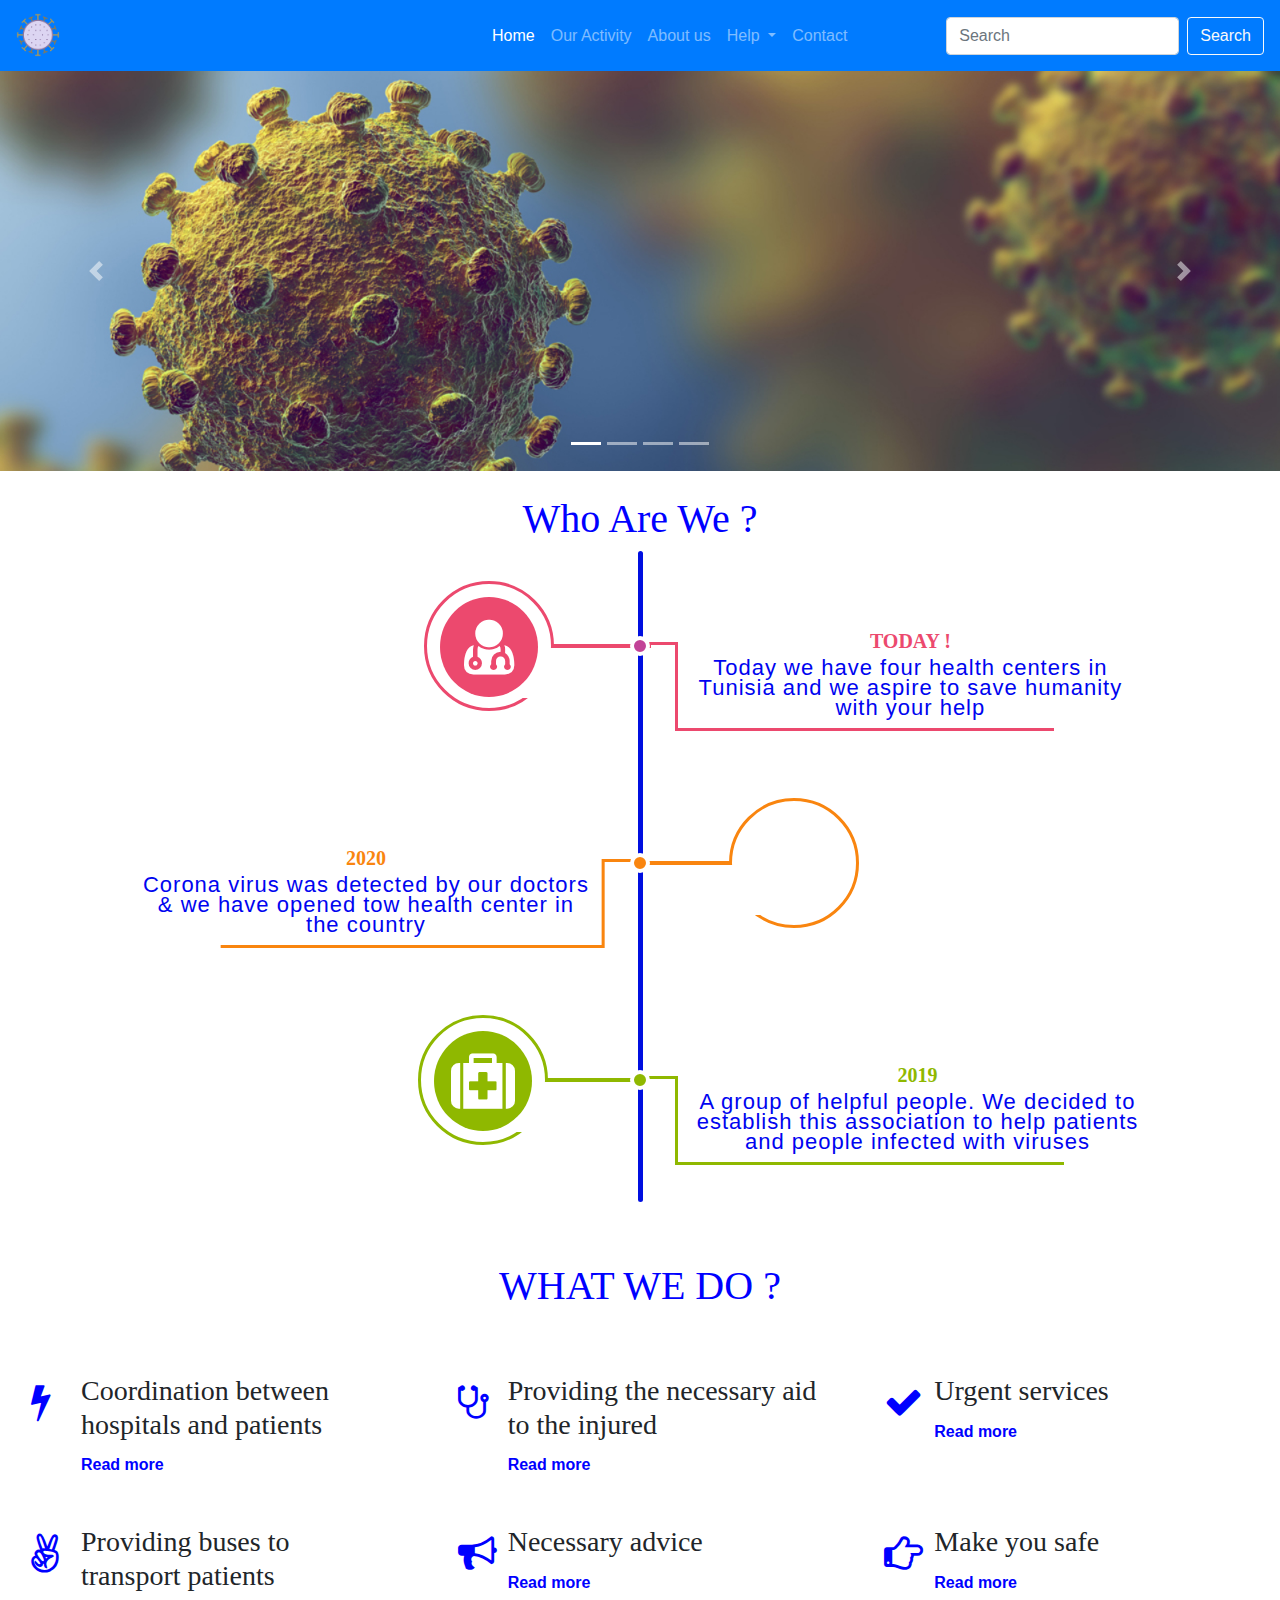
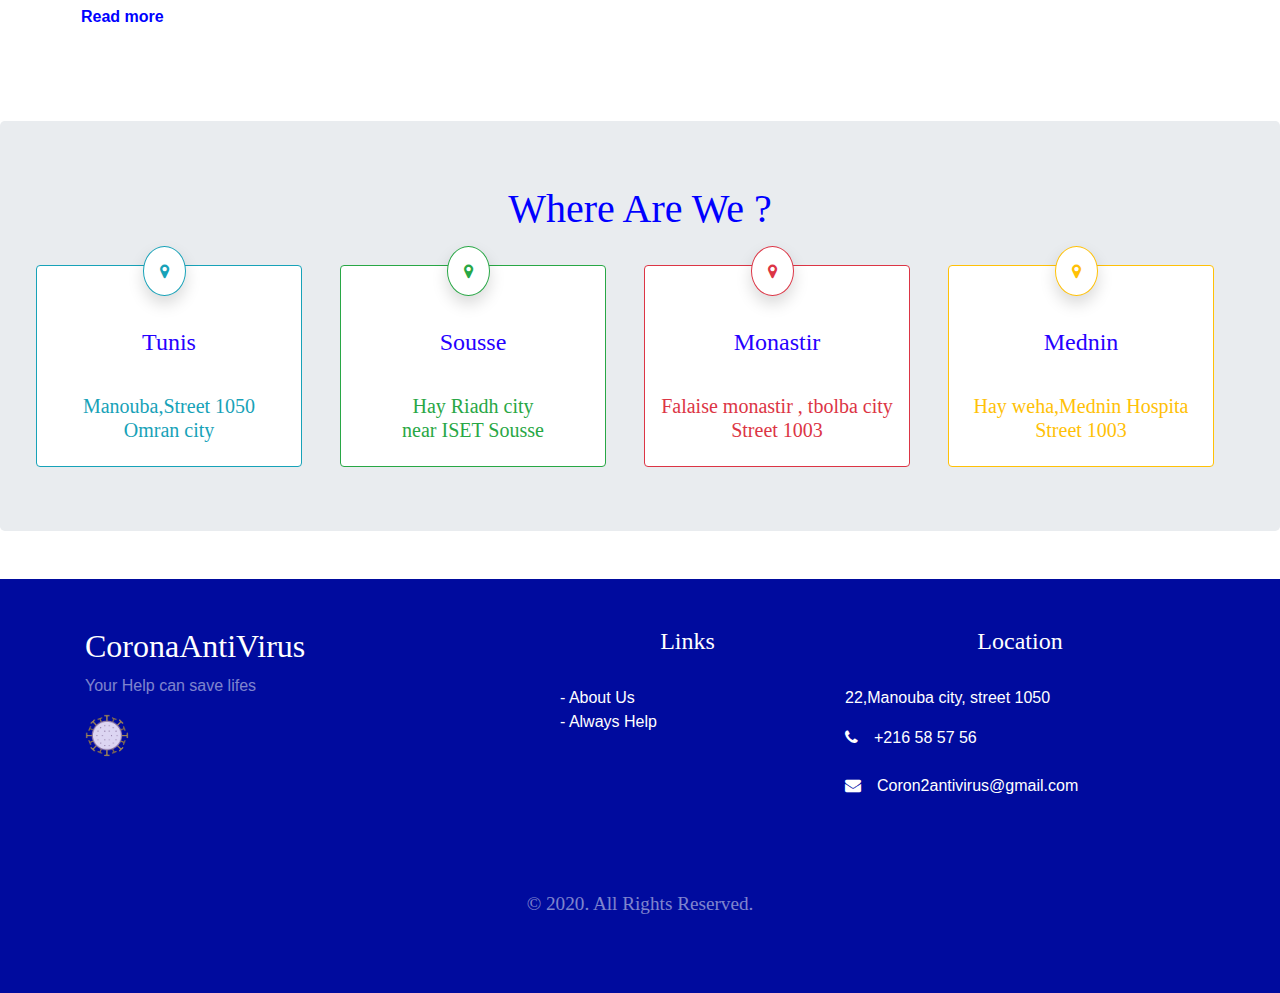
<file: index.html>
<html lang="en">

<head>
    <meta charset="UTF-8">
    <meta name="viewport" content="width=device-width, initial-scale=1.0">
    <meta http-equiv="X-UA-Compatible" content="ie=edge">
    <link rel="icon" href="res/coronavirus.png">
    <title>Corona</title>
    <link rel="stylesheet" href="https://stackpath.bootstrapcdn.com/bootstrap/4.4.1/css/bootstrap.min.css"
        integrity="sha384-Vkoo8x4CGsO3+Hhxv8T/Q5PaXtkKtu6ug5TOeNV6gBiFeWPGFN9MuhOf23Q9Ifjh" crossorigin="anonymous">
    <link rel="stylesheet" href="css/style.css">

    <link href="//maxcdn.bootstrapcdn.com/font-awesome/4.7.0/css/font-awesome.min.css" rel="stylesheet">

    <link rel="stylesheet" href="https://use.fontawesome.com/releases/v5.6.3/css/all.css"
        integrity="sha384-UHRtZLI+pbxtHCWp1t77Bi1L4ZtiqrqD80Kn4Z8NTSRyMA2Fd33n5dQ8lWUE00s/" crossorigin="anonymous">

</head>

<body>
    <!--
        navbar
    -->

    <nav class="navbar navbar-expand-lg navbar-dark bg-primary">
        <button class="navbar-toggler" type="button" data-toggle="collapse" data-target="#navbarTogglerDemo03"
            aria-controls="navbarTogglerDemo03" aria-expanded="false" aria-label="Toggle navigation">
            <span class="navbar-toggler-icon"></span>
        </button>
        <a class="navbar-brand" href="index.html"><img src="res/coronavirus.png" class="LogoSite"></a>

        <div class="collapse navbar-collapse" id="navbarTogglerDemo03">
            <ul class="navbar-nav mr-auto mt-2 mt-lg-0">
                <li class="nav-item active">
                    <a class="nav-link" href="index.html">Home <span class="sr-only">(current)</span></a>
                </li>
                <li class="nav-item">
                    <a class="nav-link" href="activity.html">Our Activity</a>
                </li>
                <li class="nav-item">
                    <a class="nav-link" href="aboutus.html">About us</a>
                </li>
                <li class="nav-item dropdown">
                    <a class="nav-link dropdown-toggle" href="#" id="navbarDropdown" role="button"
                        data-toggle="dropdown" aria-haspopup="true" aria-expanded="false">
                        Help
                    </a>
                    <div class="dropdown-menu" aria-labelledby="navbarDropdown">
                        <a class="dropdown-item" href="help.html">Help Here !</a>
                        <a class="dropdown-item" href="dash.html">Watch people Help</a>
                    </div>
                <li class="nav-item">
                    <a class="nav-link" href="contact.html">Contact</a>
                </li>

            </ul>
            <form class="form-inline my-2 my-lg-0">
                <input class="form-control mr-sm-2" type="search" placeholder="Search" aria-label="Search">
                <button class="btn btn-outline-light my-2 my-sm-0" type="submit">Search</button>
            </form>
        </div>
    </nav>
    <!--
    carsouel
-->
    <div id="carouselExampleCaptions" class="carousel slide" data-ride="carousel">
        <ol class="carousel-indicators">
            <li data-target="#carouselExampleCaptions" data-slide-to="0" class="active"></li>
            <li data-target="#carouselExampleCaptions" data-slide-to="1"></li>
            <li data-target="#carouselExampleCaptions" data-slide-to="2"></li>
            <li data-target="#carouselExampleCaptions" data-slide-to="3"></li>
        </ol>
        <div class="carousel-inner">
            <div class="carousel-item active carousel-pic">
                <img src="res/0.jpg" class="d-block w-100" alt="...">

            </div>
            <div class="carousel-item carousel-pic">
                <img src="res/1.jpg" class="d-block w-100" alt="...">

            </div>
            <div class="carousel-item carousel-pic">
                <img src="res/2.jpg" class="d-block w-100" alt="...">

            </div>
            <div class="carousel-item carousel-pic">
                <img src="res/3.png" class="d-block w-100" alt="...">


            </div>
            <a class="carousel-control-prev" href="#carouselExampleCaptions" role="button" data-slide="prev">
                <span class="carousel-control-prev-icon" aria-hidden="true"></span>
                <span class="sr-only">Previous</span>
            </a>
            <a class="carousel-control-next" href="#carouselExampleCaptions" role="button" data-slide="next">
                <span class="carousel-control-next-icon" aria-hidden="true"></span>
                <span class="sr-only">Next</span>
            </a>
        </div>
    </div>

    <!--
who we are
-->
    <br>
    <div class="container text-center">
        <h1 id="whoAreWe">Who Are We ?</h1>
        <div class="row">
            <div class="col-md-12">
                <div class="main-timeline">
                    <div class="timeline">
                        <div class="timeline-icon"><i class="fa fa-user-md"></i></div>
                        <div class="timeline-content">
                            <h3 class="title">Today !</h3>
                            <p class="description">

                                Today we have four health centers in Tunisia and we aspire to save humanity
                                with your help
                            </p>
                        </div>
                    </div>
                    <div class="timeline">
                        <div class="timeline-icon"><i class="fa fa-hospital"></i></div>
                        <div class="timeline-content">
                            <h3 class="title">2020</h3>
                            <p class="description">
                                Corona virus was detected by our doctors
                                &
                                we have opened tow health center in the country
                            </p>
                        </div>
                    </div>
                    <div class="timeline">
                        <div class="timeline-icon"><i class="fa fa-medkit"></i></div>
                        <div class="timeline-content">
                            <h3 class="title">2019</h3>
                            <p class="description">
                                A group of helpful people.
                                We decided to establish this association to help patients and people infected with
                                viruses
                        </div>
                    </div>

                </div>
            </div>
        </div>
    </div>

    <!--
    what we do

-->
    <section id="what-we-do">
        <div class="container-fluid">
            <h2 class="section-title mb-2 h1">What we do ?</h2>

            <div class="row mt-5">
                <div class="col-xs-12 col-sm-6 col-md-4 col-lg-4 col-xl-4">
                    <div class="card">
                        <div class="card-block block-1">
                            <h3 class="card-title">
                                Coordination between hospitals and patients</h3>

                            <a href="activity.html" title="Read more" class="read-more">Read more<i
                                    class="fa fa-angle-double-right ml-2"></i></a>
                        </div>
                    </div>
                </div>
                <div class="col-xs-12 col-sm-6 col-md-4 col-lg-4 col-xl-4">
                    <div class="card">
                        <div class="card-block block-2">
                            <h3 class="card-title"> Providing the necessary aid to the injured</h3>

                            <a href="activity.html" title="Read more" class="read-more">Read more<i
                                    class="fa fa-angle-double-right ml-2"></i></a>
                        </div>
                    </div>
                </div>
                <div class="col-xs-12 col-sm-6 col-md-4 col-lg-4 col-xl-4">
                    <div class="card">
                        <div class="card-block block-3">
                            <h3 class="card-title">Urgent services
                            </h3>

                            <a href="activity.html" title="Read more" class="read-more">Read more<i
                                    class="fa fa-angle-double-right ml-2"></i></a>
                        </div>
                    </div>
                </div>
            </div>
            <div class="row">
                <div class="col-xs-12 col-sm-6 col-md-4 col-lg-4 col-xl-4">
                    <div class="card">
                        <div class="card-block block-4">
                            <h3 class="card-title">
                                Providing buses to transport patients</h3>

                            <a href="activity.html" title="Read more" class="read-more">Read more<i
                                    class="fa fa-angle-double-right ml-2"></i></a>
                        </div>
                    </div>
                </div>
                <div class="col-xs-12 col-sm-6 col-md-4 col-lg-4 col-xl-4">
                    <div class="card">
                        <div class="card-block block-5">
                            <h3 class="card-title">Necessary advice</h3>

                            <a href="activity.html" title="Read more" class="read-more">Read more<i
                                    class="fa fa-angle-double-right ml-2"></i></a>
                        </div>
                    </div>
                </div>
                <div class="col-xs-12 col-sm-6 col-md-4 col-lg-4 col-xl-4">
                    <div class="card">
                        <div class="card-block block-6">
                            <h3 class="card-title">Make you safe</h3>

                            <a href="activity.html" title="Read more" class="read-more">Read more<i
                                    class="fa fa-angle-double-right ml-2"></i></a>
                        </div>
                    </div>
                </div>
            </div>
        </div>
    </section>







    <!--
where are we 
-->


    <div class="jumbotron">
        <center>
            <h1 id="whereAreWe">Where Are We ?</h1> <br>
        </center>
        <div class="row w-100">
            <div class="col-md-3">
                <div class="card border-info mx-sm-1 p-3">
                    <div class="card border-info shadow text-info p-3 my-card"><span class="fa fa-map-marker"
                            aria-hidden="true"></span></div>
                    <div class="text-info text-center mt-3">
                        <h4>Tunis</h4>
                    </div>
                    <div class="text-info text-center mt-2">
                        <h5>Manouba,Street 1050 <br>Omran city</h5>
                    </div>
                </div>
            </div>
            <div class="col-md-3">
                <div class="card border-success mx-sm-1 p-3">
                    <div class="card border-success shadow text-success p-3 my-card"><i><span class="fa fa-map-marker"
                                aria-hidden=" true"></span></i></div>
                    <div class="text-success text-center mt-3">
                        <h4>Sousse</h4>
                    </div>
                    <div class="text-success text-center mt-2">
                        <h5>Hay Riadh city <br> near ISET Sousse</h5>
                    </div>
                </div>
            </div>
            <div class="col-md-3">
                <div class="card border-danger mx-sm-1 p-3">
                    <div class="card border-danger shadow text-danger p-3 my-card"><span class="fa fa-map-marker"
                            aria-hidden="true"></span></div>
                    <div class="text-danger text-center mt-3">
                        <h4>Monastir</h4>
                    </div>
                    <div class="text-danger text-center mt-2">
                        <h5>Falaise monastir , tbolba city<br> Street 1003</h5>
                    </div>
                </div>
            </div>
            <div class="col-md-3">
                <div class="card border-warning mx-sm-1 p-3">
                    <div class="card border-warning shadow text-warning p-3 my-card"><span class="fa fa-map-marker"
                            aria-hidden="true"></span></div>
                    <div class="text-warning text-center mt-3">
                        <h4>Mednin</h4>
                    </div>
                    <div class="text-warning text-center mt-2">
                        <h5>Hay weha,Mednin Hospita <br>Street 1003 </h5>
                    </div>
                </div>
            </div>
        </div>
    </div>

    <!--footer-->

    <div class="mt-5 pt-5 pb-5 footer">
        <div class="container">
            <div class="row">
                <div class="col-lg-5 col-xs-12 about-company">
                    <h2>CoronaAntiVirus</h2>
                    <p class="pr-5 text-white-50"> Your Help can save lifes </p>
                    <img src="res/coronavirus.png" class="LogoSite">
                </div>
                <div class="col-lg-3 col-xs-12 links">
                    <h4 class="mt-lg-0 mt-sm-3 footerLink">Links</h4>
                    <ul class="m-0 p-0">
                        <li>- <a href="aboutus.html">About Us</a></li>
                        <li>- <a href="help.html">Always Help</a></li>

                    </ul>
                </div>
                <div class="col-lg-4 col-xs-12 location">
                    <h4 class="mt-lg-0 mt-sm-4 footerLink">Location</h4>
                    <p>22,Manouba city, street 1050 </p>
                    <p class="mb-0"><i class="fa fa-phone mr-3"></i>+216 58 57 56</p>
                    <br>
                    <p><i class="fa fa-envelope mr-3"></i>Coron2antivirus@gmail.com</p>
                </div>
            </div>
            <div class="row mt-5">
                <div class="col copyright">
                    <h4 class=""><small class="text-white-50">© 2020. All Rights Reserved.</small></h4>
                </div>
            </div>
        </div>
    </div>


    <!--scripts-->

    <script src="https://code.jquery.com/jquery-3.4.1.slim.min.js"
        integrity="sha384-J6qa4849blE2+poT4WnyKhv5vZF5SrPo0iEjwBvKU7imGFAV0wwj1yYfoRSJoZ+n" crossorigin="anonymous">
    </script>
    <script src="https://cdn.jsdelivr.net/npm/popper.js@1.16.0/dist/umd/popper.min.js"
        integrity="sha384-Q6E9RHvbIyZFJoft+2mJbHaEWldlvI9IOYy5n3zV9zzTtmI3UksdQRVvoxMfooAo" crossorigin="anonymous">
    </script>
    <script src="https://stackpath.bootstrapcdn.com/bootstrap/4.4.1/js/bootstrap.min.js"
        integrity="sha384-wfSDF2E50Y2D1uUdj0O3uMBJnjuUD4Ih7YwaYd1iqfktj0Uod8GCExl3Og8ifwB6" crossorigin="anonymous">
    </script>
</body>

</html>
</file>
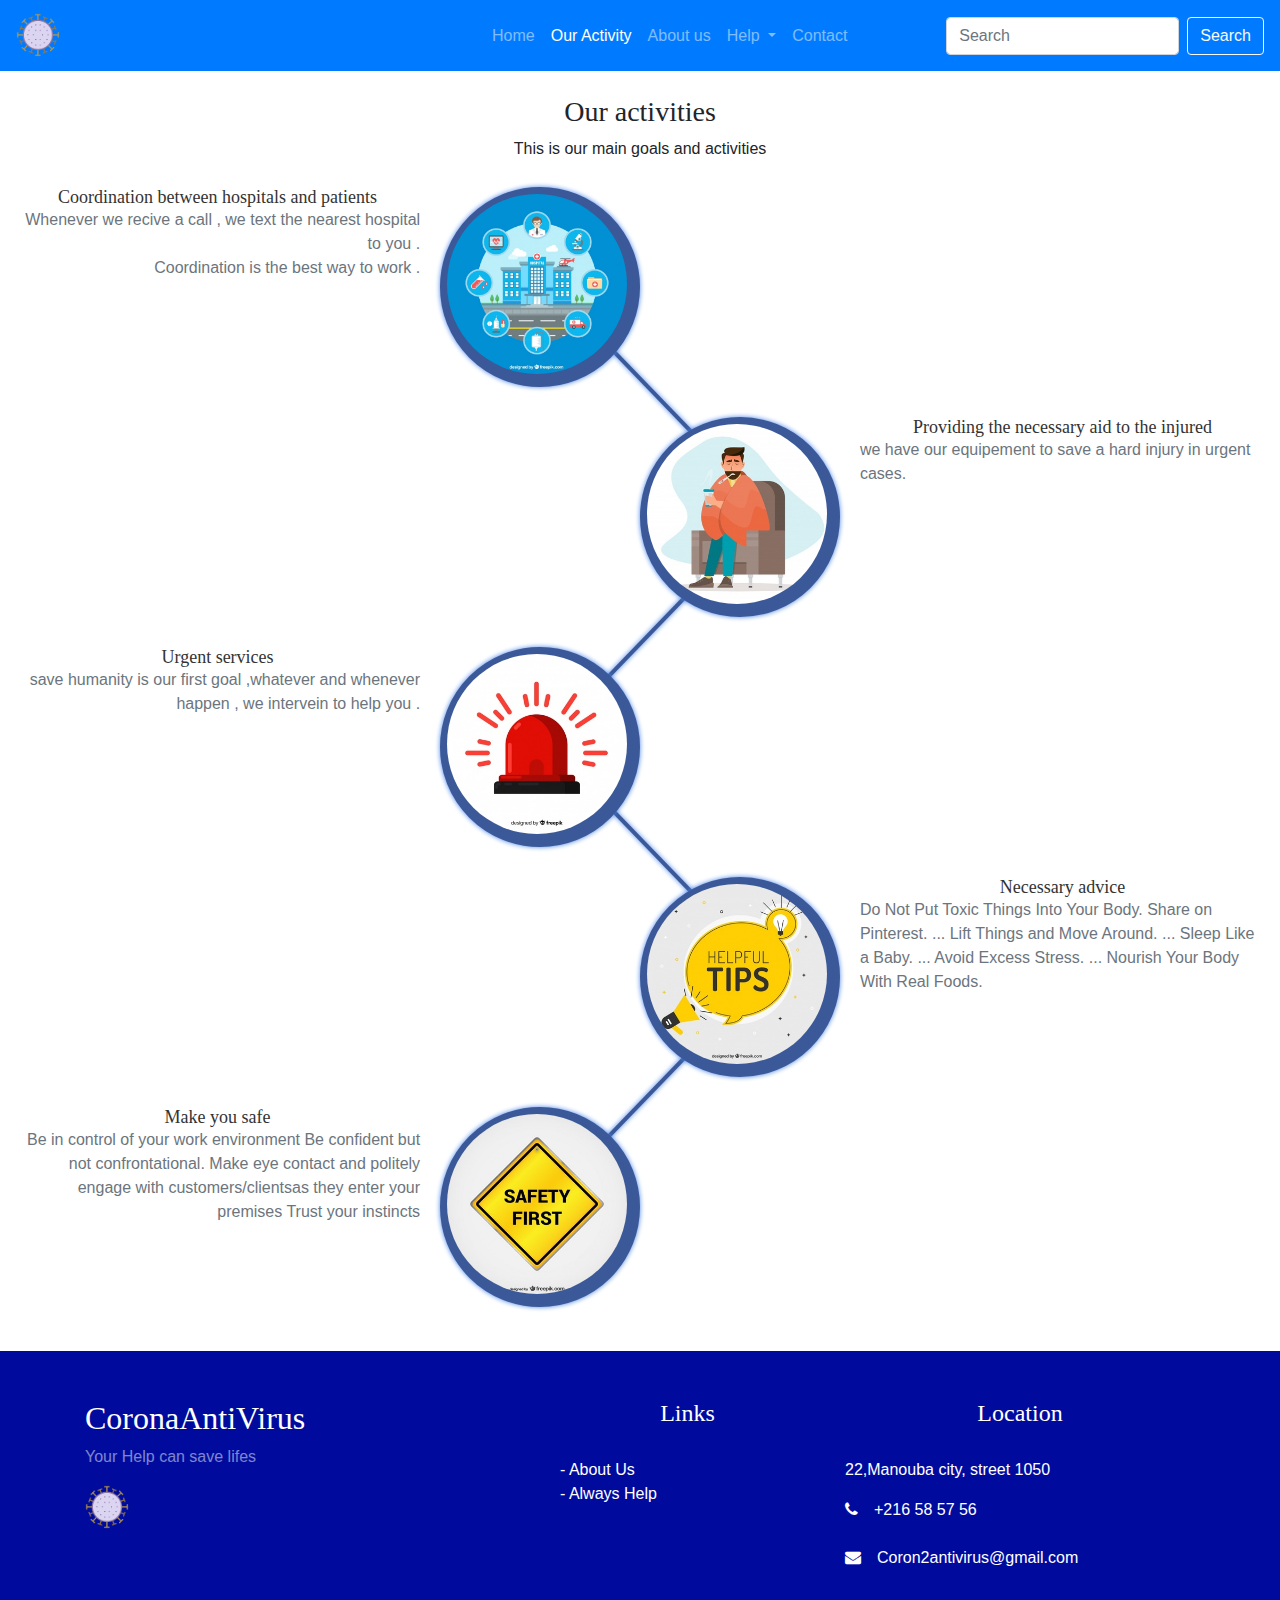
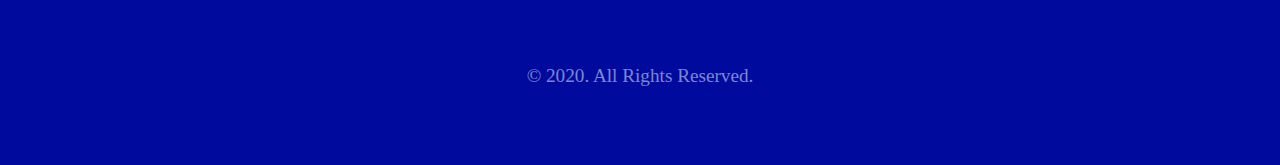
<file: activity.html>
<html lang="en">

<head>
    <meta charset="UTF-8">
    <meta name="viewport" content="width=device-width, initial-scale=1.0">
    <meta http-equiv="X-UA-Compatible" content="ie=edge">
    <link rel="icon" href="res/coronavirus.png">
    <title>Activity</title>
    <link rel="stylesheet" href="https://stackpath.bootstrapcdn.com/bootstrap/4.4.1/css/bootstrap.min.css"
        integrity="sha384-Vkoo8x4CGsO3+Hhxv8T/Q5PaXtkKtu6ug5TOeNV6gBiFeWPGFN9MuhOf23Q9Ifjh" crossorigin="anonymous">
    <link rel="stylesheet" href="css/style.css">

    <link href="//maxcdn.bootstrapcdn.com/font-awesome/4.7.0/css/font-awesome.min.css" rel="stylesheet">

    <link rel="stylesheet" href="https://use.fontawesome.com/releases/v5.6.3/css/all.css"
        integrity="sha384-UHRtZLI+pbxtHCWp1t77Bi1L4ZtiqrqD80Kn4Z8NTSRyMA2Fd33n5dQ8lWUE00s/" crossorigin="anonymous">

</head>

<body>
    <!--
            navbar
        -->

    <nav class="navbar navbar-expand-lg navbar-dark bg-primary">
        <button class="navbar-toggler" type="button" data-toggle="collapse" data-target="#navbarTogglerDemo03"
            aria-controls="navbarTogglerDemo03" aria-expanded="false" aria-label="Toggle navigation">
            <span class="navbar-toggler-icon"></span>
        </button>
        <a class="navbar-brand" href="index.html"><img src="res/coronavirus.png" class="LogoSite"></a>

        <div class="collapse navbar-collapse" id="navbarTogglerDemo03">
            <ul class="navbar-nav mr-auto mt-2 mt-lg-0">
                <li class="nav-item ">
                    <a class="nav-link" href="index.html">Home <span class="sr-only">(current)</span></a>
                </li>
                <li class="nav-item active">
                    <a class="nav-link" href="activity.html">Our Activity</a>
                </li>
                <li class="nav-item">
                    <a class="nav-link" href="aboutus.html">About us</a>
                </li>
                <li class="nav-item dropdown">
                    <a class="nav-link dropdown-toggle" href="#" id="navbarDropdown" role="button"
                        data-toggle="dropdown" aria-haspopup="true" aria-expanded="false">
                        Help
                    </a>
                    <div class="dropdown-menu" aria-labelledby="navbarDropdown">
                        <a class="dropdown-item" href="help.html">Help Here !</a>
                        <a class="dropdown-item" href="dash.html">Watch people Help</a>
                    </div>
                <li class="nav-item">
                    <a class="nav-link" href="contact.html">Contact</a>
                </li>

            </ul>
            <form class="form-inline my-2 my-lg-0">
                <input class="form-control mr-sm-2" type="search" placeholder="Search" aria-label="Search">
                <button class="btn btn-outline-light my-2 my-sm-0" type="submit">Search</button>
            </form>
        </div>
    </nav>

    <!--Body-->
    <br>

    <div class="container">
        <div class="row">
            <div class="col-lg-12">
                <h3 class="text-center">Our activities</h3>
                <center>
                    <p>
                        This is our main goals and activities
                    </p>
                </center>
                <ul class="timeline">
                    <li>
                        <div class="timeline-image">
                            <img class="img-circle img-responsive CirPic" src="res/hos.jpg" alt="">
                        </div>
                        <div class="timeline-panel">
                            <div class="timeline-heading">

                                <h4 class="subheading">Coordination between hospitals and patients</h4>
                            </div>
                            <div class="timeline-body">
                                <p class="text-muted">
                                    Whenever we recive a call , we text the nearest hospital to you .
                                    <br> Coordination is the best way to work .
                                </p>
                            </div>
                        </div>
                        <div class="line"></div>
                    </li>
                    <li class="timeline-inverted">
                        <div class="timeline-image">
                            <img class="img-circle img-responsive CirPic" src="res/sick.jpg" alt="">
                        </div>
                        <div class="timeline-panel">
                            <div class="timeline-heading">

                                <h4 class="subheading">Providing the necessary aid to the injured</h4>
                            </div>
                            <div class="timeline-body">
                                <p class="text-muted">
                                    we have our equipement to save a hard injury in urgent cases.
                                </p>
                            </div>
                        </div>
                        <div class="line"></div>
                    </li>
                    <li>
                        <div class="timeline-image ">
                            <img class="img-circle img-responsive CirPic" src="res/urg.jpg" alt="">
                        </div>
                        <div class="timeline-panel">
                            <div class="timeline-heading">

                                <h4 class="subheading">Urgent services</h4>
                            </div>
                            <div class="timeline-body">
                                <p class="text-muted">
                                    save humanity is our first goal ,whatever and whenever happen , we intervein to help
                                    you .
                                </p>
                            </div>
                        </div>
                        <div class="line"></div>
                    </li>
                    <li class="timeline-inverted">
                        <div class="timeline-image">
                            <img class="img-circle img-responsive CirPic" src="res/tips.jpg" alt="">
                        </div>
                        <div class="timeline-panel">
                            <div class="timeline-heading">

                                <h4 class="subheading">Necessary advice</h4>
                            </div>
                            <div class="timeline-body">
                                <p class="text-muted">
                                    Do Not Put Toxic Things Into Your Body. Share on Pinterest. ...
                                    Lift Things and Move Around. ...
                                    Sleep Like a Baby. ...
                                    Avoid Excess Stress. ...
                                    Nourish Your Body With Real Foods.
                                </p>
                            </div>
                        </div>
                        <div class="line"></div>
                    </li>
                    <li>
                        <div class="timeline-image">
                            <img class="img-circle img-responsive CirPic" src="res/safe.jpg" alt="">
                        </div>
                        <div class="timeline-panel">
                            <div class="timeline-heading">

                                <h4 class="subheading">Make you safe</h4>
                            </div>
                            <div class="timeline-body">
                                <p class="text-muted">
                                    Be in control of your work environment
                                    Be confident but not confrontational. Make eye contact and politely engage with
                                    customers/clientsas they enter your premises
                                    Trust your instincts
                                </p>
                            </div>
                        </div>
                    </li>
                </ul>
            </div>
        </div>
    </div>


    <div class="mt-5 pt-5 pb-5 footer">
        <div class="container">
            <div class="row">
                <div class="col-lg-5 col-xs-12 about-company">
                    <h2>CoronaAntiVirus</h2>
                    <p class="pr-5 text-white-50"> Your Help can save lifes </p>
                    <img src="res/coronavirus.png" class="LogoSite">
                </div>
                <div class="col-lg-3 col-xs-12 links">
                    <h4 class="mt-lg-0 mt-sm-3 footerLink">Links</h4>
                    <ul class="m-0 p-0">
                        <li>- <a href="aboutus.html">About Us</a></li>
                        <li>- <a href="help.html">Always Help</a></li>

                    </ul>
                </div>
                <div class="col-lg-4 col-xs-12 location">
                    <h4 class="mt-lg-0 mt-sm-4 footerLink">Location</h4>
                    <p>22,Manouba city, street 1050 </p>
                    <p class="mb-0"><i class="fa fa-phone mr-3"></i>+216 58 57 56</p>
                    <br>
                    <p><i class="fa fa-envelope mr-3"></i>Coron2antivirus@gmail.com</p>
                </div>
            </div>
            <div class="row mt-5">
                <div class="col copyright">
                    <h4 class=""><small class="text-white-50">© 2020. All Rights Reserved.</small></h4>
                </div>
            </div>
        </div>
    </div>


    <!--scripts-->

    <script src="https://code.jquery.com/jquery-3.4.1.slim.min.js"
        integrity="sha384-J6qa4849blE2+poT4WnyKhv5vZF5SrPo0iEjwBvKU7imGFAV0wwj1yYfoRSJoZ+n" crossorigin="anonymous">
    </script>
    <script src="https://cdn.jsdelivr.net/npm/popper.js@1.16.0/dist/umd/popper.min.js"
        integrity="sha384-Q6E9RHvbIyZFJoft+2mJbHaEWldlvI9IOYy5n3zV9zzTtmI3UksdQRVvoxMfooAo" crossorigin="anonymous">
    </script>
    <script src="https://stackpath.bootstrapcdn.com/bootstrap/4.4.1/js/bootstrap.min.js"
        integrity="sha384-wfSDF2E50Y2D1uUdj0O3uMBJnjuUD4Ih7YwaYd1iqfktj0Uod8GCExl3Og8ifwB6" crossorigin="anonymous">
    </script>
</body>

</html>
</file>
<file: css/style.css>
.LogoSite {
    width: 10%;
}

.carousel-pic {
    height: 400px;

}

.colorContainer {
    background: linear-gradient(#aabaf0, #36f877);
}


.my-card {
    position: absolute;
    left: 40%;
    top: -20px;
    border-radius: 50%;
}

#whereAreWe,
#whoAreWe,
#ourStory {
    color: blue !important
}

h1,
h2,
h3,
h4,
h5,
h6 {
    font-family: Cambria, Cochin, Georgia, Times, 'Times New Roman', serif;
}


.getIntouch {
    color: blue !important;
}



@import url('https://maxcdn.bootstrapcdn.com/font-awesome/4.7.0/css/font-awesome.min.css');

section {
    padding: 60px 0;
}

section .section-title {
    text-align: center;
    color: blue;
    margin-bottom: 50px;
    text-transform: uppercase;
}

#what-we-do {
    background: #ffffff;
}

#what-we-do .card {
    padding: 1rem !important;
    border: none;
    margin-bottom: 1rem;
    -webkit-transition: .5s all ease;
    -moz-transition: .5s all ease;
    transition: .5s all ease;
}

#what-we-do .card:hover {
    -webkit-box-shadow: 5px 7px 9px -4px rgb(158, 158, 158);
    -moz-box-shadow: 5px 7px 9px -4px rgb(158, 158, 158);
    box-shadow: 5px 7px 9px -4px rgb(158, 158, 158);
}

#what-we-do .card .card-block {
    padding-left: 50px;
    position: relative;
}

#what-we-do .card .card-block a {
    color: blue !important;
    font-weight: 700;
    text-decoration: none;
}

#what-we-do .card .card-block a i {
    display: none;

}

#what-we-do .card:hover .card-block a i {
    display: inline-block;
    font-weight: 700;

}

#what-we-do .card .card-block:before {
    font-family: FontAwesome;
    position: absolute;
    font-size: 39px;
    color: blue;
    left: 0;
    -webkit-transition: -webkit-transform .2s ease-in-out;
    transition: transform .2s ease-in-out;
}

#what-we-do .card .block-1:before {
    content: "\f0e7";
}

#what-we-do .card .block-2:before {
    content: "\f0f1";
}

#what-we-do .card .block-3:before {
    content: "\f00c";
}

#what-we-do .card .block-4:before {
    content: "\f209";
}

#what-we-do .card .block-5:before {
    content: "\f0a1";
}

#what-we-do .card .block-6:before {
    content: "\f0a4";
}

#what-we-do .card:hover .card-block:before {
    -webkit-transform: rotate(360deg);
    transform: rotate(360deg);
    -webkit-transition: .5s all ease;
    -moz-transition: .5s all ease;
    transition: .5s all ease;
}


a {
    text-decoration: none
}

h4 {
    text-align: center;
    margin: 30px 0;
    color: rgb(38, 0, 255)
}

.main-timeline {
    position: relative
}

.main-timeline:before {
    content: "";
    width: 5px;
    height: 100%;
    border-radius: 20px;
    margin: 0 auto;
    background: #000fe0;
    position: absolute;
    top: 0;
    left: 0;
    right: 0
}

.main-timeline .timeline {
    display: inline-block;
    margin-bottom: 50px;
    position: relative
}

.main-timeline .timeline:before {
    content: "";
    width: 20px;
    height: 20px;
    border-radius: 50%;
    border: 4px solid #fff;
    background: #c24397;
    position: absolute;
    top: 50%;
    left: 50%;
    z-index: 1;
    transform: translate(-50%, -50%)
}

.main-timeline .timeline-icon {
    display: inline-block;
    width: 130px;
    height: 130px;
    border-radius: 50%;
    border: 3px solid #ec496e;
    padding: 13px;
    text-align: center;
    position: absolute;
    top: 50%;
    left: 30%;
    transform: translateY(-50%)
}

.main-timeline .timeline-icon i {
    display: block;
    border-radius: 50%;
    background: #ec496e;
    font-size: 64px;
    color: #fff;
    line-height: 100px;
    z-index: 1;
    position: relative
}

.main-timeline .timeline-icon:after,
.main-timeline .timeline-icon:before {
    content: "";
    width: 100px;
    height: 4px;
    background: #ec496e;
    position: absolute;
    top: 50%;
    right: -100px;
    transform: translateY(-50%)
}

.main-timeline .timeline-icon:after {
    width: 70px;
    height: 50px;
    background: #fff;
    top: 89px;
    right: -30px
}

.main-timeline .timeline-content {
    width: 50%;
    padding: 0 50px;
    margin: 52px 0 0;
    float: right;
    position: relative
}

.main-timeline .timeline-content:before {
    content: "";
    width: 70%;
    height: 100%;
    border: 3px solid #ec496e;
    border-top: none;
    border-right: none;
    position: absolute;
    bottom: -13px;
    left: 35px
}

.main-timeline .timeline-content:after {
    content: "";
    width: 37px;
    height: 3px;
    background: #ec496e;
    position: absolute;
    top: 13px;
    left: 0
}

.main-timeline .title {
    font-size: 20px;
    font-weight: 600;
    color: #ec496e;
    text-transform: uppercase;
    margin: 0 0 5px
}

.main-timeline .description {
    display: inline-block;
    font-size: 22px;
    color: rgb(0, 4, 240);
    line-height: 20px;
    letter-spacing: 1px;
    margin: 0
}

.main-timeline .timeline:nth-child(even) .timeline-icon {
    left: auto;
    right: 30%
}

.main-timeline .timeline:nth-child(even) .timeline-icon:before {
    right: auto;
    left: -100px
}

.main-timeline .timeline:nth-child(even) .timeline-icon:after {
    right: auto;
    left: -30px
}

.main-timeline .timeline:nth-child(even) .timeline-content {
    float: left
}

.main-timeline .timeline:nth-child(even) .timeline-content:before {
    left: auto;
    right: 35px;
    transform: rotateY(180deg)
}

.main-timeline .timeline:nth-child(even) .timeline-content:after {
    left: auto;
    right: 0
}

.main-timeline .timeline:nth-child(2n) .timeline-content:after,
.main-timeline .timeline:nth-child(2n) .timeline-icon i,
.main-timeline .timeline:nth-child(2n) .timeline-icon:before,
.main-timeline .timeline:nth-child(2n):before {
    background: #f9850f
}

.main-timeline .timeline:nth-child(2n) .timeline-icon {
    border-color: #f9850f
}

.main-timeline .timeline:nth-child(2n) .title {
    color: #f9850f
}

.main-timeline .timeline:nth-child(2n) .timeline-content:before {
    border-left-color: #f9850f;
    border-bottom-color: #f9850f
}

.main-timeline .timeline:nth-child(3n) .timeline-content:after,
.main-timeline .timeline:nth-child(3n) .timeline-icon i,
.main-timeline .timeline:nth-child(3n) .timeline-icon:before,
.main-timeline .timeline:nth-child(3n):before {
    background: #8fb800
}

.main-timeline .timeline:nth-child(3n) .timeline-icon {
    border-color: #8fb800
}

.main-timeline .timeline:nth-child(3n) .title {
    color: #8fb800
}

.main-timeline .timeline:nth-child(3n) .timeline-content:before {
    border-left-color: #8fb800;
    border-bottom-color: #8fb800
}

.main-timeline .timeline:nth-child(4n) .timeline-content:after,
.main-timeline .timeline:nth-child(4n) .timeline-icon i,
.main-timeline .timeline:nth-child(4n) .timeline-icon:before,
.main-timeline .timeline:nth-child(4n):before {
    background: #2fcea5
}

.main-timeline .timeline:nth-child(4n) .timeline-icon {
    border-color: #2fcea5
}

.main-timeline .timeline:nth-child(4n) .title {
    color: #2fcea5
}

.main-timeline .timeline:nth-child(4n) .timeline-content:before {
    border-left-color: #2fcea5;
    border-bottom-color: #2fcea5
}

@media only screen and (max-width:1200px) {
    .main-timeline .timeline-icon:before {
        width: 50px;
        right: -50px
    }

    .main-timeline .timeline:nth-child(even) .timeline-icon:before {
        right: auto;
        left: -50px
    }

    .main-timeline .timeline-content {
        margin-top: 75px
    }
}

@media only screen and (max-width:990px) {
    .main-timeline .timeline {
        margin: 0 0 10px
    }

    .main-timeline .timeline-icon {
        left: 25%
    }

    .main-timeline .timeline:nth-child(even) .timeline-icon {
        right: 25%
    }

    .main-timeline .timeline-content {
        margin-top: 115px
    }
}

@media only screen and (max-width:767px) {
    .main-timeline {
        padding-top: 50px
    }

    .main-timeline:before {
        left: 80px;
        right: 0;
        margin: 0
    }

    .main-timeline .timeline {
        margin-bottom: 70px
    }

    .main-timeline .timeline:before {
        top: 0;
        left: 83px;
        right: 0;
        margin: 0
    }

    .main-timeline .timeline-icon {
        width: 60px;
        height: 60px;
        line-height: 40px;
        padding: 5px;
        top: 0;
        left: 0
    }

    .main-timeline .timeline:nth-child(even) .timeline-icon {
        left: 0;
        right: auto
    }

    .main-timeline .timeline-icon:before,
    .main-timeline .timeline:nth-child(even) .timeline-icon:before {
        width: 25px;
        left: auto;
        right: -25px
    }

    .main-timeline .timeline-icon:after,
    .main-timeline .timeline:nth-child(even) .timeline-icon:after {
        width: 25px;
        height: 30px;
        top: 44px;
        left: auto;
        right: -5px
    }

    .main-timeline .timeline-icon i {
        font-size: 30px;
        line-height: 45px
    }

    .main-timeline .timeline-content,
    .main-timeline .timeline:nth-child(even) .timeline-content {
        width: 100%;
        margin-top: -15px;
        padding-left: 130px;
        padding-right: 5px
    }

    .main-timeline .timeline:nth-child(even) .timeline-content {
        float: right
    }

    .main-timeline .timeline-content:before,
    .main-timeline .timeline:nth-child(even) .timeline-content:before {
        width: 50%;
        left: 120px
    }

    .main-timeline .timeline:nth-child(even) .timeline-content:before {
        right: auto;
        transform: rotateY(0)
    }

    .main-timeline .timeline-content:after,
    .main-timeline .timeline:nth-child(even) .timeline-content:after {
        left: 85px
    }
}

@media only screen and (max-width:479px) {

    .main-timeline .timeline-content,
    .main-timeline .timeline:nth-child(2n) .timeline-content {
        padding-left: 110px
    }

    .main-timeline .timeline-content:before,
    .main-timeline .timeline:nth-child(2n) .timeline-content:before {
        left: 99px
    }

    .main-timeline .timeline-content:after,
    .main-timeline .timeline:nth-child(2n) .timeline-content:after {
        left: 65px
    }
}

/*footer*/
.footer {
    background: rgb(0, 11, 158);
    color: white;
}

.links ul {

    list-style-type: none;
}

li a {
    color: white;
    transition: color .2s;
}

li a:hover {
    text-decoration: none;
    color: rgb(214, 55, 55);
}

.footerLink {
    color: #fff;
}



/* activity */


.timeline {
    position: relative;
    padding: 4px 0 0 0;
    margin-top: 22px;
    list-style: none;
}

.timeline>li:nth-child(even) {
    position: relative;
    margin-bottom: 50px;
    height: 180px;
    right: -100px;
}

.timeline>li:nth-child(odd) {
    position: relative;
    margin-bottom: 50px;
    height: 180px;
    left: -100px;
}

.timeline>li:before,
.timeline>li:after {
    content: " ";
    display: table;
}

.timeline>li:after {
    clear: both;
    min-height: 170px;
}

.timeline>li .timeline-panel {
    position: relative;
    float: left;
    width: 41%;
    padding: 0 20px 20px 30px;
    text-align: right;
}

.timeline>li .timeline-panel:before {
    right: auto;
    left: -15px;
    border-right-width: 15px;
    border-left-width: 0;
}

.timeline>li .timeline-panel:after {
    right: auto;
    left: -14px;
    border-right-width: 14px;
    border-left-width: 0;
}

.timeline>li .timeline-image {
    z-index: 100;
    position: absolute;
    left: 50%;
    border: 7px solid #3b5998;
    border-radius: 100%;
    background-color: #3b5998;
    box-shadow: 0 0 5px #4582ec;
    width: 200px;
    height: 200px;
    margin-left: -100px;
}

.timeline>li .timeline-image h4 {
    margin-top: 12px;
    font-size: 10px;
    line-height: 14px;
}

.timeline>li.timeline-inverted>.timeline-panel {
    float: right;
    padding: 0 30px 20px 20px;
    text-align: left;
}

.timeline>li.timeline-inverted>.timeline-panel:before {
    right: auto;
    left: -15px;
    border-right-width: 15px;
    border-left-width: 0;
}

.timeline>li.timeline-inverted>.timeline-panel:after {
    right: auto;
    left: -14px;
    border-right-width: 14px;
    border-left-width: 0;
}

.timeline>li:last-child {
    margin-bottom: 0;
}

.timeline .timeline-heading h4 {
    margin-top: 22px;
    margin-bottom: 4px;
    padding: 0;
    color: #b3b3b3;
}

.timeline .timeline-heading h4.subheading {
    margin: 0;
    padding: 0;
    text-transform: none;
    font-size: 18px;
    color: #333333;
}

.timeline .timeline-body>p,
.timeline .timeline-body>ul {
    margin-bottom: 0;
    color: #808080;
}

/*Style for even div.line*/
.timeline>li:nth-child(odd) .line:before {
    content: "";
    position: absolute;
    top: 60px;
    bottom: 0;
    left: 690px;
    width: 4px;
    height: 340px;
    background-color: #3b5998;
    -ms-transform: rotate(-44deg);
    /* IE 9 */
    -webkit-transform: rotate(-44deg);
    /* Safari */
    transform: rotate(-44deg);
    box-shadow: 0 0 5px #4582ec;
}

/*Style for odd div.line*/
.timeline>li:nth-child(even) .line:before {
    content: "";
    position: absolute;
    top: 60px;
    bottom: 0;
    left: 450px;
    width: 4px;
    height: 340px;
    background-color: #3b5998;
    -ms-transform: rotate(44deg);
    /* IE 9 */
    -webkit-transform: rotate(44deg);
    /* Safari */
    transform: rotate(44deg);
    box-shadow: 0 0 5px #4582ec;
}

/* Medium Devices, .visible-md-* */
@media (min-width: 992px) and (max-width: 1199px) {
    .timeline>li:nth-child(even) {
        margin-bottom: 0px;
        min-height: 0px;
        right: 0px;
    }

    .timeline>li:nth-child(odd) {
        margin-bottom: 0px;
        min-height: 0px;
        left: 0px;
    }

    .timeline>li:nth-child(even) .timeline-image {
        left: 0;
        margin-left: 0px;
    }

    .timeline>li:nth-child(odd) .timeline-image {
        left: 690px;
        margin-left: 0px;
    }

    .timeline>li:nth-child(even) .timeline-panel {
        width: 76%;
        padding: 0 0 20px 0px;
        text-align: left;
    }

    .timeline>li:nth-child(odd) .timeline-panel {
        width: 70%;
        padding: 0 0 20px 0px;
        text-align: right;
    }

    .timeline>li .line {
        display: none;
    }
}

/* Small Devices, Tablets */
@media (min-width: 768px) and (max-width: 991px) {
    .timeline>li:nth-child(even) {
        margin-bottom: 0px;
        min-height: 0px;
        right: 0px;
    }

    .timeline>li:nth-child(odd) {
        margin-bottom: 0px;
        min-height: 0px;
        left: 0px;
    }

    .timeline>li:nth-child(even) .timeline-image {
        left: 0;
        margin-left: 0px;
    }

    .timeline>li:nth-child(odd) .timeline-image {
        left: 520px;
        margin-left: 0px;
    }

    .timeline>li:nth-child(even) .timeline-panel {
        width: 70%;
        padding: 0 0 20px 0px;
        text-align: left;
    }

    .timeline>li:nth-child(odd) .timeline-panel {
        width: 70%;
        padding: 0 0 20px 0px;
        text-align: right;
    }

    .timeline>li .line {
        display: none;
    }
}

/* Custom, iPhone Retina */
@media only screen and (max-width: 767px) {
    .timeline>li:nth-child(even) {
        margin-bottom: 0px;
        min-height: 0px;
        right: 0px;
    }

    .timeline>li:nth-child(odd) {
        margin-bottom: 0px;
        min-height: 0px;
        left: 0px;
    }

    .timeline>li .timeline-image {
        position: static;
        width: 150px;
        height: 150px;
        margin-bottom: 0px;
    }

    .timeline>li:nth-child(even) .timeline-image {
        left: 0;
        margin-left: 0;
    }

    .timeline>li:nth-child(odd) .timeline-image {
        float: right;
        left: 0px;
        margin-left: 0;
    }

    .timeline>li:nth-child(even) .timeline-panel {
        width: 100%;
        padding: 0 0 20px 14px;
    }

    .timeline>li:nth-child(odd) .timeline-panel {
        width: 100%;
        padding: 0 14px 20px 0px;
    }

    .timeline>li .line {
        display: none;
    }
}

.CirPic {
    width: 180px;
    border-radius: 100px;
}
</file>
